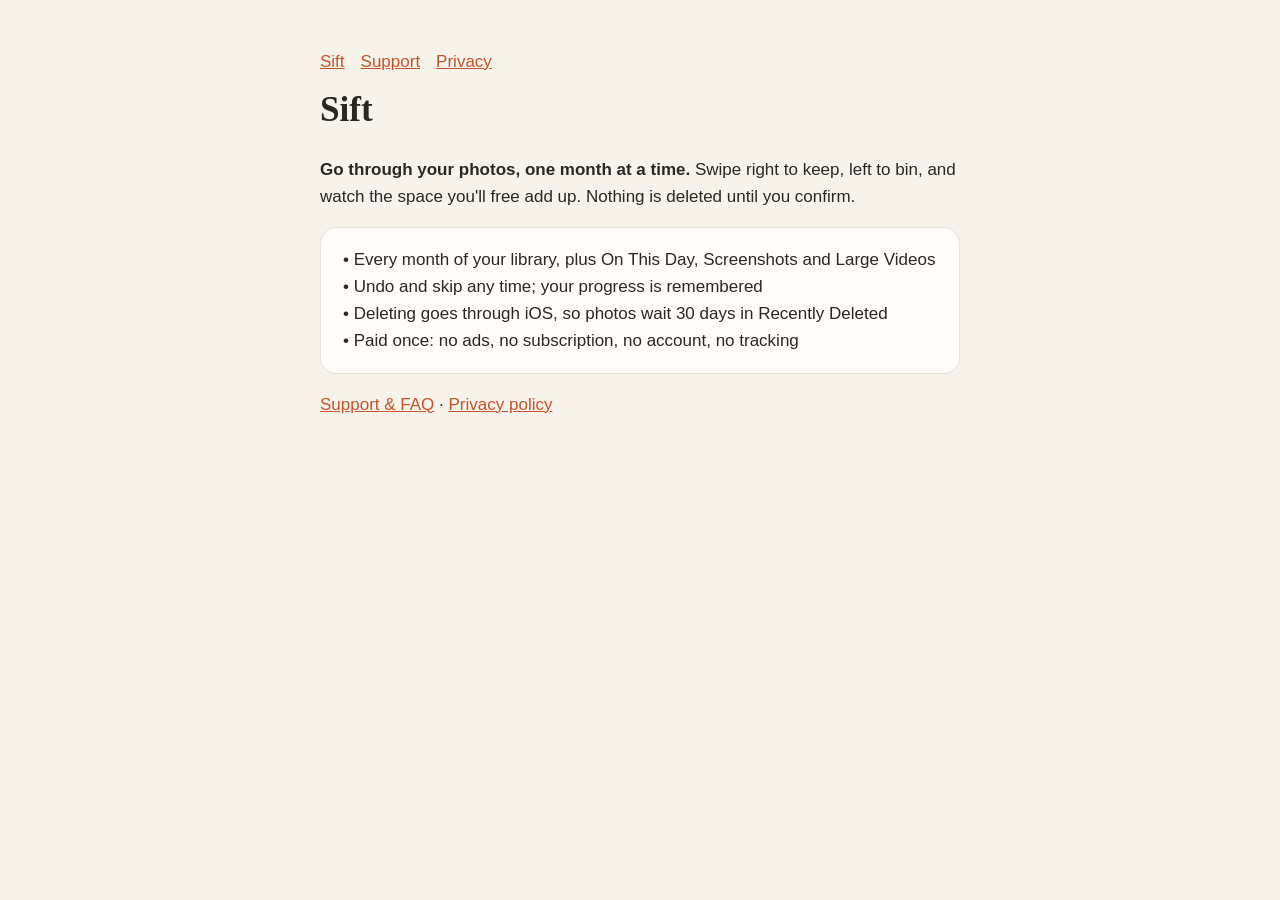
<file: index.html>
<!doctype html><html lang="en"><head><meta charset="utf-8"><meta name="viewport" content="width=device-width,initial-scale=1"><title>Sift: Keep or Bin Photos</title><link rel="stylesheet" href="style.css"></head>
<body><main><nav><a href="index.html">Sift</a><a href="support.html">Support</a><a href="privacy.html">Privacy</a></nav>
<h1>Sift</h1><p><strong>Go through your photos, one month at a time.</strong> Swipe right to keep, left to bin, and watch the space you'll free add up. Nothing is deleted until you confirm.</p>
<div class="card">• Every month of your library, plus On This Day, Screenshots and Large Videos<br>• Undo and skip any time; your progress is remembered<br>• Deleting goes through iOS, so photos wait 30 days in Recently Deleted<br>• Paid once: no ads, no subscription, no account, no tracking</div>
<p><a href="support.html">Support &amp; FAQ</a> · <a href="privacy.html">Privacy policy</a></p></main></body></html>
</file>
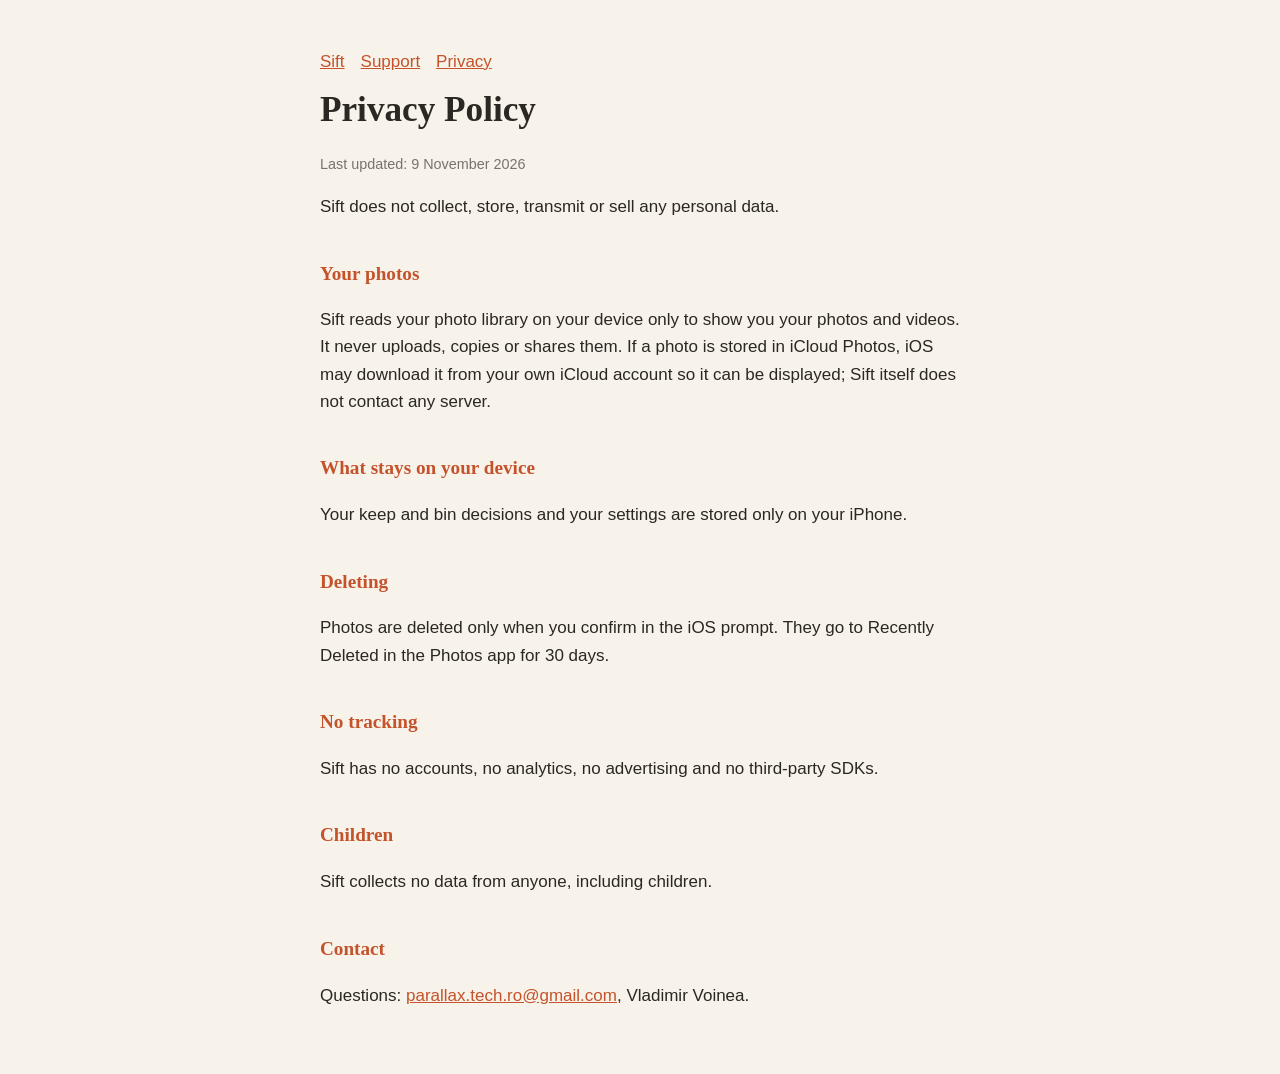
<file: privacy.html>
<!doctype html><html lang="en"><head><meta charset="utf-8"><meta name="viewport" content="width=device-width,initial-scale=1"><title>Sift Privacy Policy</title><link rel="stylesheet" href="style.css"></head>
<body><main><nav><a href="index.html">Sift</a><a href="support.html">Support</a><a href="privacy.html">Privacy</a></nav>
<h1>Privacy Policy</h1><p class="muted">Last updated: 9 November 2026</p>
<p>Sift does not collect, store, transmit or sell any personal data.</p>
<h2>Your photos</h2><p>Sift reads your photo library on your device only to show you your photos and videos. It never uploads, copies or shares them. If a photo is stored in iCloud Photos, iOS may download it from your own iCloud account so it can be displayed; Sift itself does not contact any server.</p>
<h2>What stays on your device</h2><p>Your keep and bin decisions and your settings are stored only on your iPhone.</p>
<h2>Deleting</h2><p>Photos are deleted only when you confirm in the iOS prompt. They go to Recently Deleted in the Photos app for 30 days.</p>
<h2>No tracking</h2><p>Sift has no accounts, no analytics, no advertising and no third-party SDKs.</p>
<h2>Children</h2><p>Sift collects no data from anyone, including children.</p>
<h2>Contact</h2><p>Questions: <a href="mailto:parallax.tech.ro@gmail.com">parallax.tech.ro@gmail.com</a>, Vladimir Voinea.</p></main></body></html>
</file>
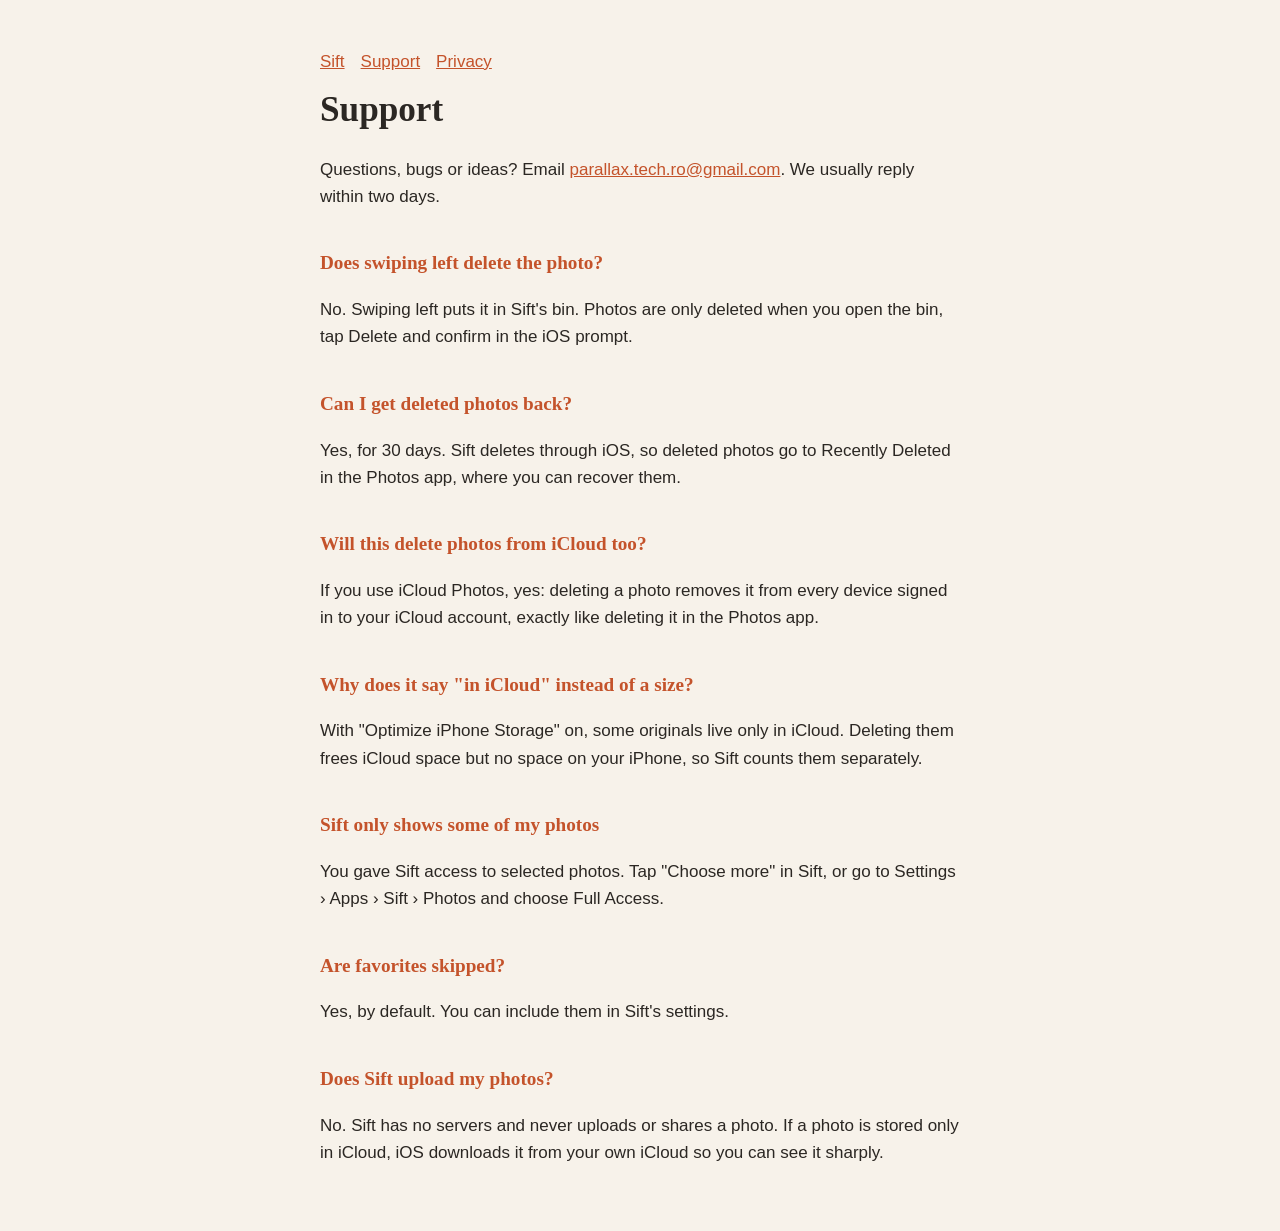
<file: support.html>
<!doctype html><html lang="en"><head><meta charset="utf-8"><meta name="viewport" content="width=device-width,initial-scale=1"><title>Sift Support</title><link rel="stylesheet" href="style.css"></head>
<body><main><nav><a href="index.html">Sift</a><a href="support.html">Support</a><a href="privacy.html">Privacy</a></nav>
<h1>Support</h1><p>Questions, bugs or ideas? Email <a href="mailto:parallax.tech.ro@gmail.com">parallax.tech.ro@gmail.com</a>. We usually reply within two days.</p>
<h2>Does swiping left delete the photo?</h2><p>No. Swiping left puts it in Sift's bin. Photos are only deleted when you open the bin, tap Delete and confirm in the iOS prompt.</p>
<h2>Can I get deleted photos back?</h2><p>Yes, for 30 days. Sift deletes through iOS, so deleted photos go to Recently Deleted in the Photos app, where you can recover them.</p>
<h2>Will this delete photos from iCloud too?</h2><p>If you use iCloud Photos, yes: deleting a photo removes it from every device signed in to your iCloud account, exactly like deleting it in the Photos app.</p>
<h2>Why does it say "in iCloud" instead of a size?</h2><p>With "Optimize iPhone Storage" on, some originals live only in iCloud. Deleting them frees iCloud space but no space on your iPhone, so Sift counts them separately.</p>
<h2>Sift only shows some of my photos</h2><p>You gave Sift access to selected photos. Tap "Choose more" in Sift, or go to Settings › Apps › Sift › Photos and choose Full Access.</p>
<h2>Are favorites skipped?</h2><p>Yes, by default. You can include them in Sift's settings.</p>
<h2>Does Sift upload my photos?</h2><p>No. Sift has no servers and never uploads or shares a photo. If a photo is stored only in iCloud, iOS downloads it from your own iCloud so you can see it sharply.</p></main></body></html>
</file>
<file: style.css>
:root{--bg:#f7f2ea;--card:#fffdf9;--text:#2b2723;--muted:#7a736c;--accent:#c4532b;--line:#e6dfd5}
*{box-sizing:border-box}body{margin:0;background:var(--bg);color:var(--text);font:17px/1.6 -apple-system,BlinkMacSystemFont,"Segoe UI",Roboto,sans-serif;min-height:100vh}
main{max-width:680px;margin:0 auto;padding:48px 20px}h1{font-family:Georgia,"New York",serif;font-size:2.2rem;margin:.2em 0;font-weight:600}
h2{font-family:Georgia,"New York",serif;color:var(--accent);font-size:1.2rem;margin-top:2em;font-weight:600}
a{color:var(--accent)}.card{background:var(--card);border:1px solid var(--line);border-radius:16px;padding:18px 22px;margin:16px 0}.muted{color:var(--muted);font-size:.9rem}nav a{margin-right:16px}
</file>
